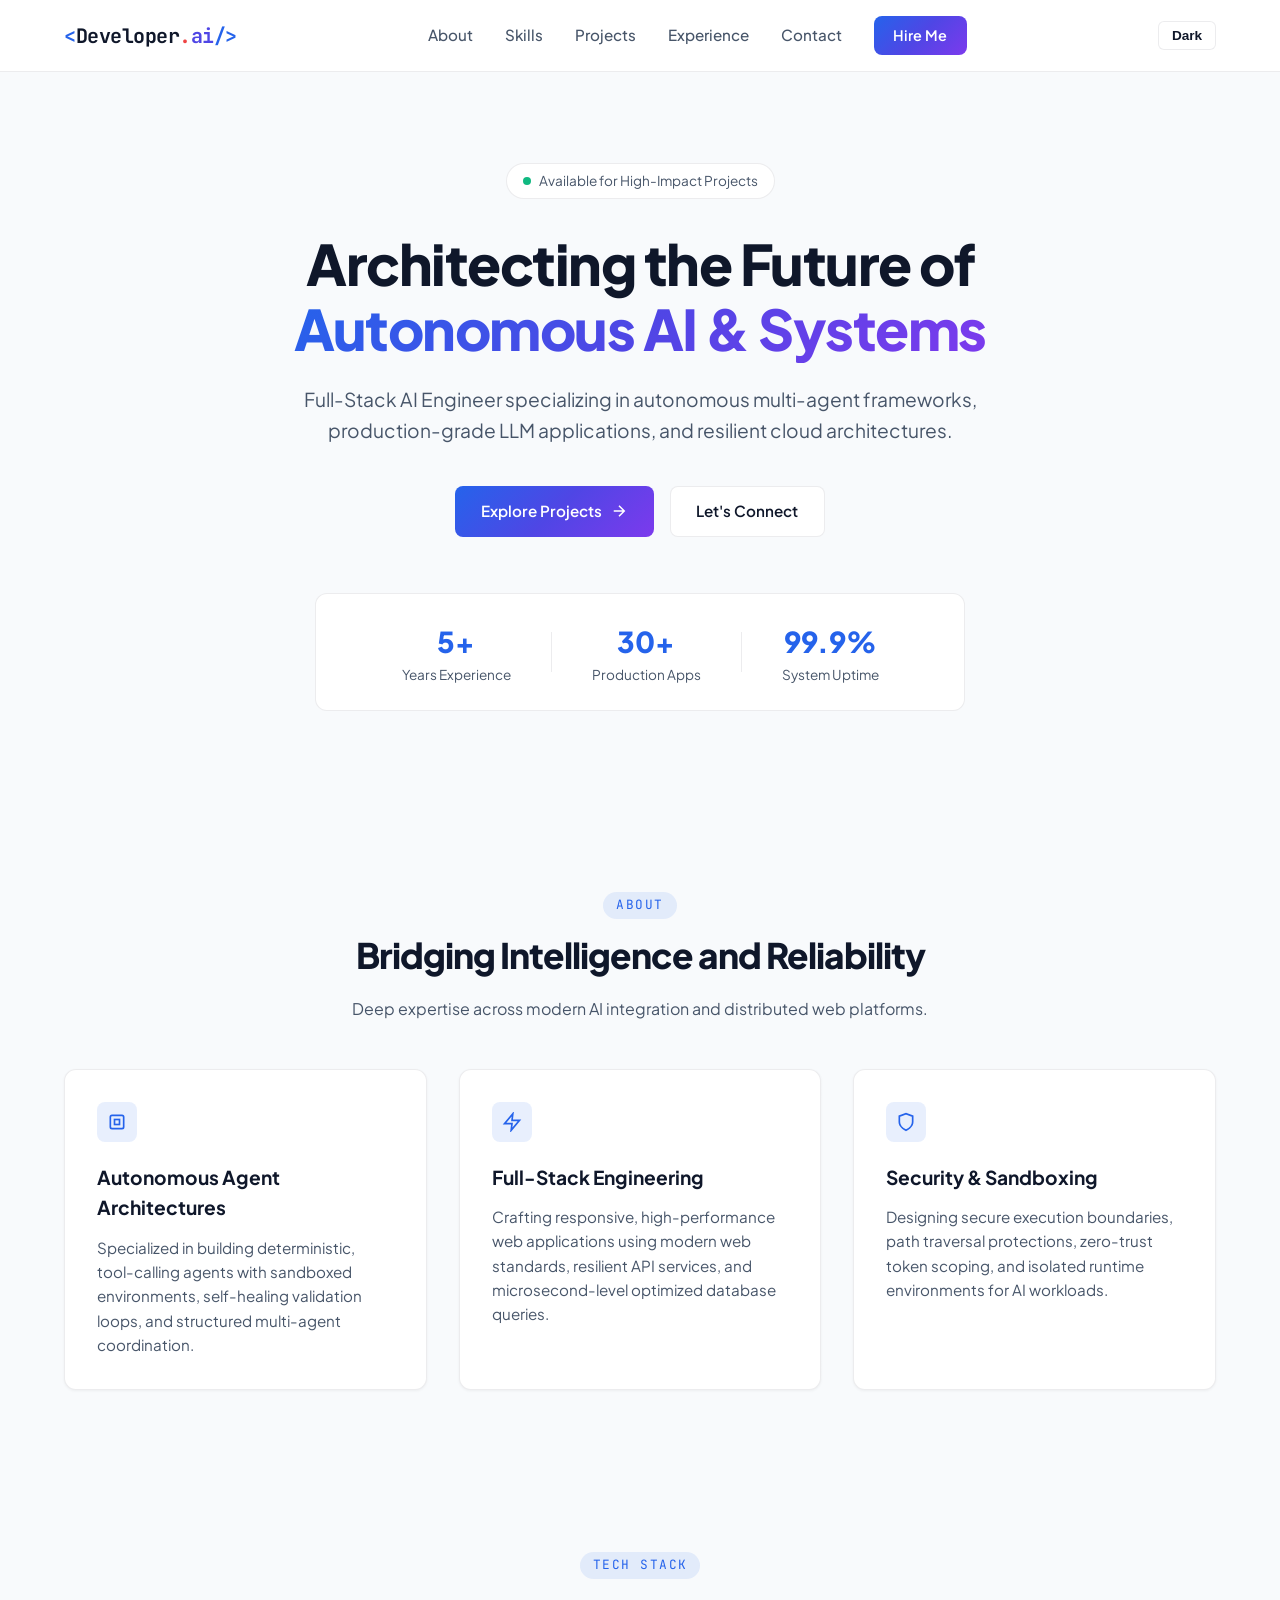
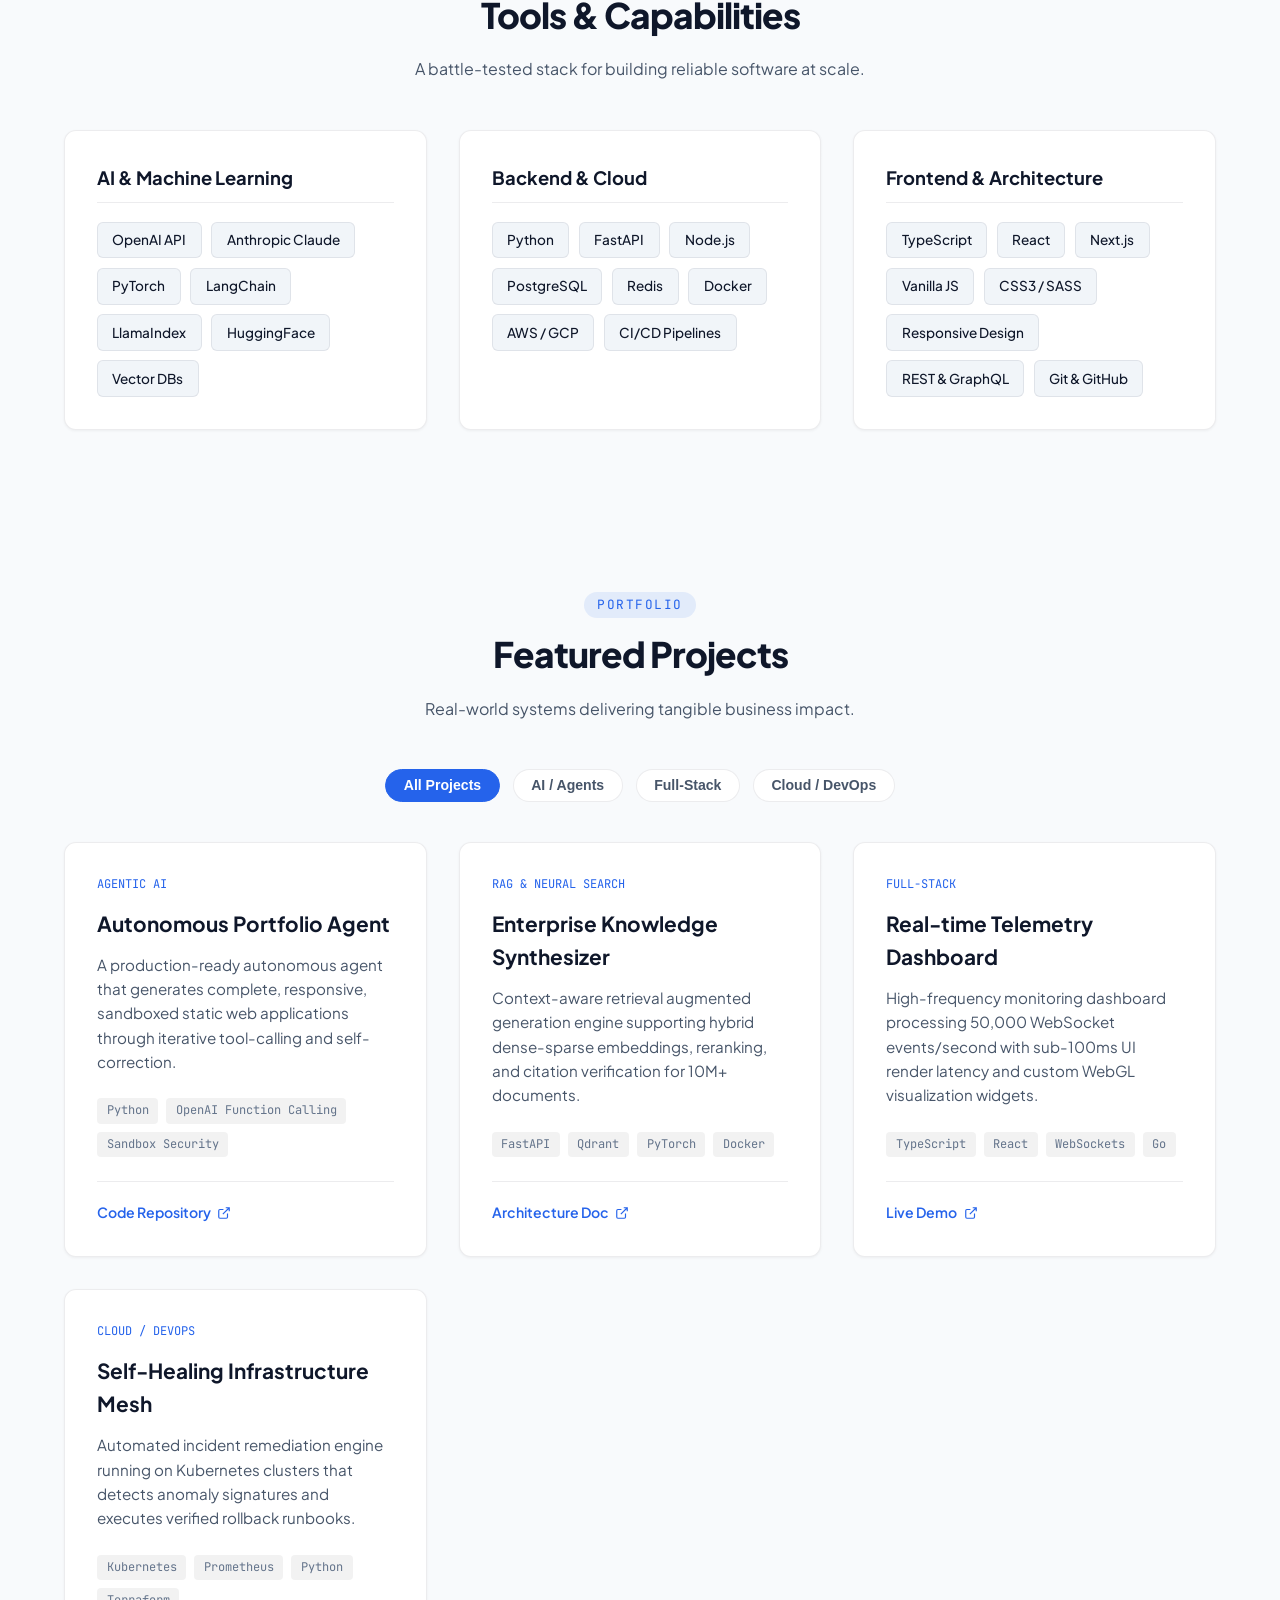
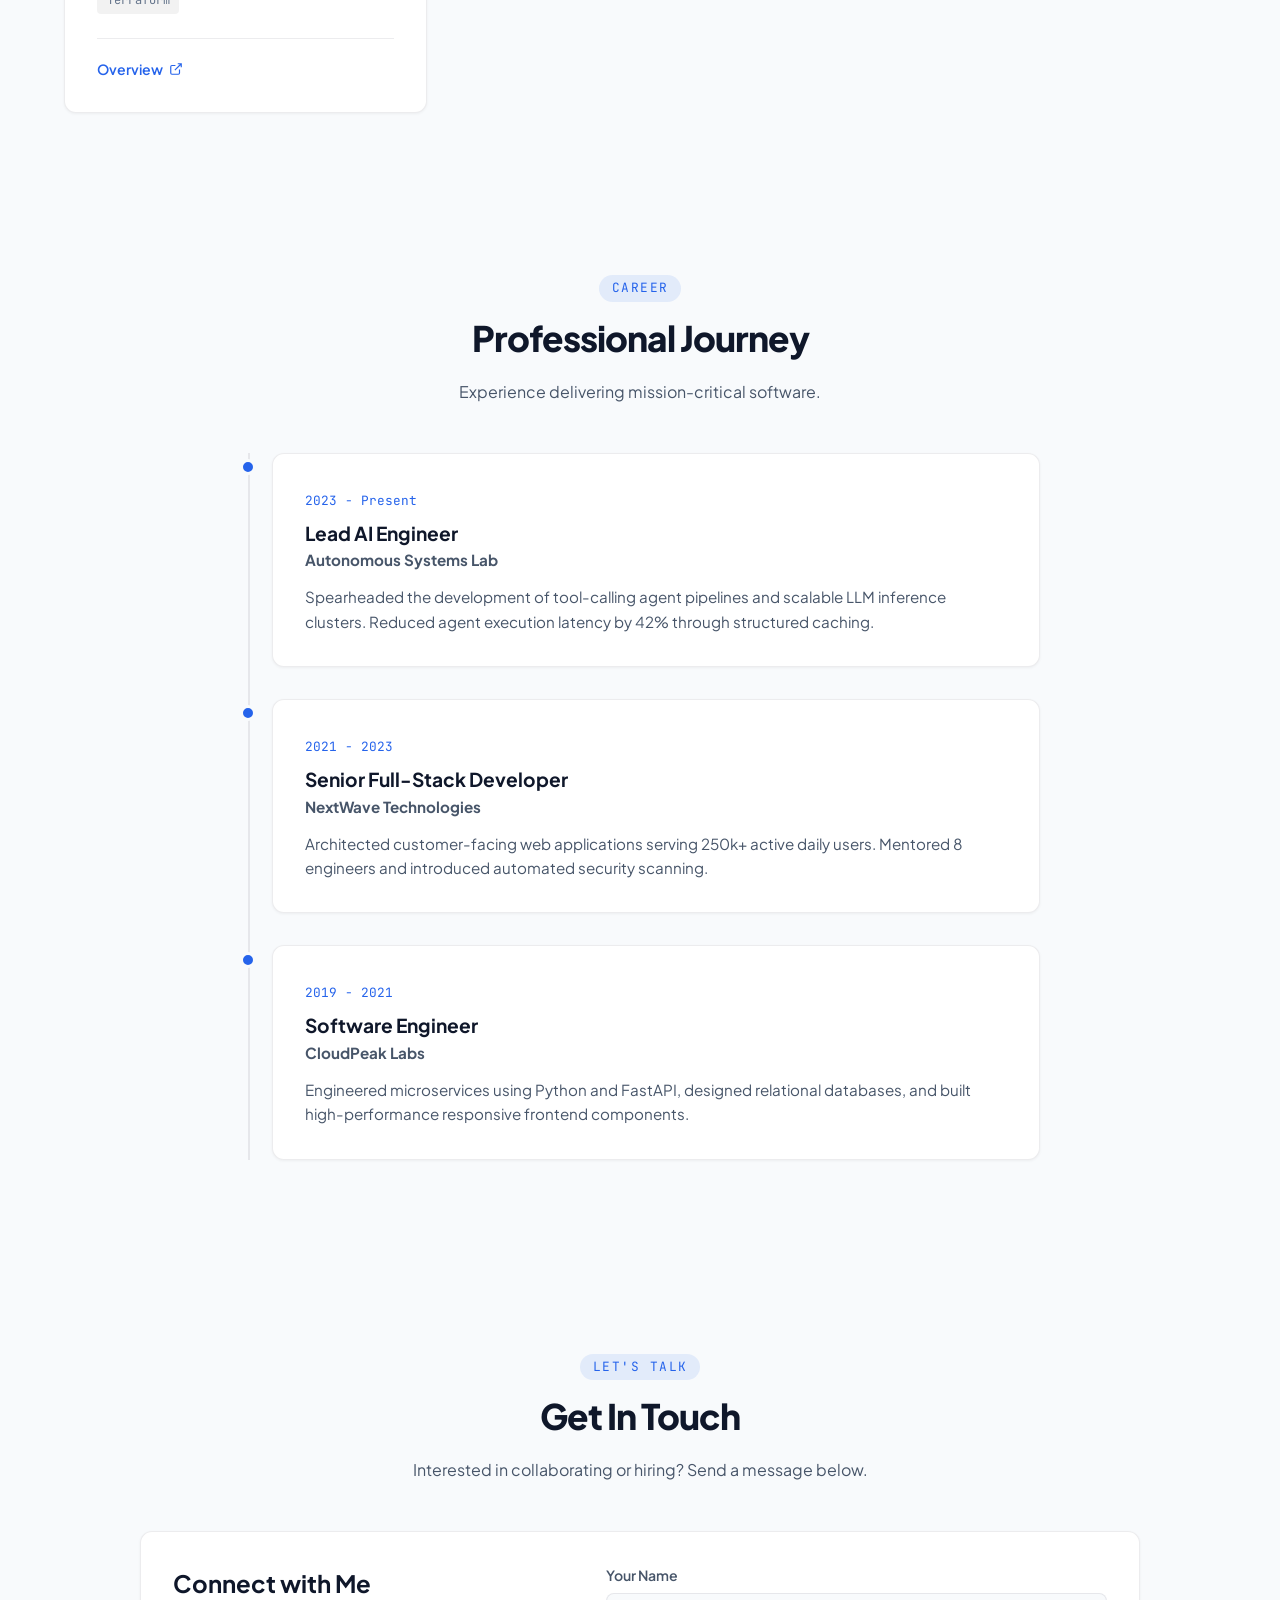
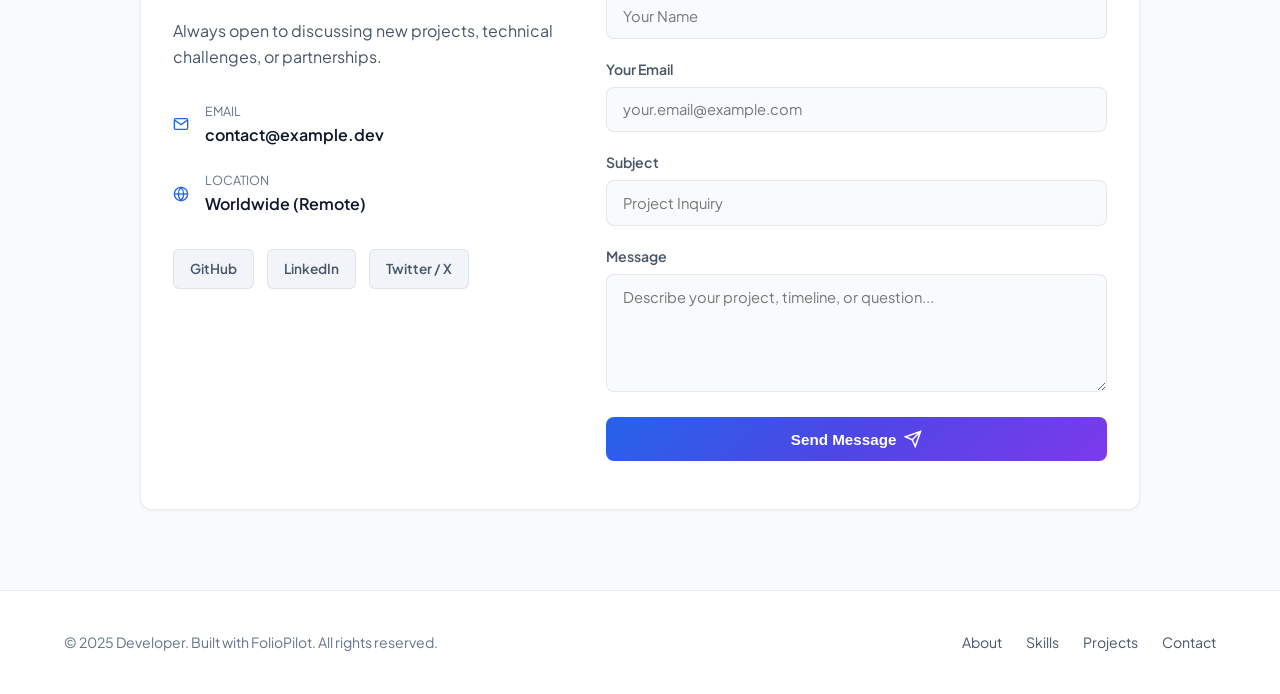
<file: generated_sites/sample_portfolio/index.html>
<!DOCTYPE html>
<html lang="en">
<head>
    <meta charset="UTF-8">
    <meta name="viewport" content="width=device-width, initial-scale=1.0">
    <title>Portfolio | Full-Stack AI Engineer</title>
    <meta name="description" content="Portfolio of an AI Engineer and Full-Stack Architect building resilient autonomous agents, machine learning pipelines, and high-performance cloud applications.">
    <link rel="stylesheet" href="style.css">

    <!-- Fonts -->
    <link rel="preconnect" href="https://fonts.googleapis.com">
    <link rel="preconnect" href="https://fonts.gstatic.com" crossorigin>
    <link href="https://fonts.googleapis.com/css2?family=Plus+Jakarta+Sans:wght@300;400;500;600;700;800&family=JetBrains+Mono:wght@400;600&display=swap" rel="stylesheet">
</head>
<body data-theme="light">
    <!-- Navigation Bar -->
    <header class="navbar" id="navbar">
        <div class="nav-container">
            <a href="#" class="nav-logo">
                <span class="logo-bracket">&lt;</span>Developer<span class="logo-dot">.</span><span class="logo-role">ai</span><span class="logo-bracket">/&gt;</span>
            </a>

            <nav class="nav-menu" id="nav-menu">
                <a href="#about" class="nav-link">About</a>
                <a href="#skills" class="nav-link">Skills</a>
                <a href="#projects" class="nav-link">Projects</a>
                <a href="#experience" class="nav-link">Experience</a>
                <a href="#contact" class="nav-link">Contact</a>
                <a href="#contact" class="nav-cta">Hire Me</a>
            </nav>

            <div class="nav-actions">
                <button id="theme-toggle" class="theme-toggle" aria-label="Toggle theme">
                    <span class="theme-icon">Dark</span>
                </button>
                <button class="mobile-toggle" id="mobile-toggle" aria-label="Toggle mobile menu">
                    <span></span>
                    <span></span>
                    <span></span>
                </button>
            </div>
        </div>
    </header>

    <main>
        <!-- Hero Section -->
        <section class="hero" id="home">
            <div class="container hero-container">
                <div class="hero-badge">
                    <span class="status-indicator"></span>
                    <span>Available for High-Impact Projects</span>
                </div>

                <h1 class="hero-title">
                    Architecting the Future of <br>
                    <span class="gradient-text typewriter">Autonomous AI & Systems</span>
                </h1>

                <p class="hero-description">
                    Full-Stack AI Engineer specializing in autonomous multi-agent frameworks, production-grade LLM applications, and resilient cloud architectures.
                </p>

                <div class="hero-actions">
                    <a href="#projects" class="btn btn-primary">
                        <span>Explore Projects</span>
                        <svg width="18" height="18" viewBox="0 0 24 24" fill="none" stroke="currentColor" stroke-width="2"><path d="M5 12h14M12 5l7 7-7 7"/></svg>
                    </a>
                    <a href="#contact" class="btn btn-glass">Let's Connect</a>
                </div>

                <div class="hero-stats">
                    <div class="stat-item">
                        <div class="stat-number">5+</div>
                        <div class="stat-label">Years Experience</div>
                    </div>
                    <div class="stat-divider"></div>
                    <div class="stat-item">
                        <div class="stat-number">30+</div>
                        <div class="stat-label">Production Apps</div>
                    </div>
                    <div class="stat-divider"></div>
                    <div class="stat-item">
                        <div class="stat-number">99.9%</div>
                        <div class="stat-label">System Uptime</div>
                    </div>
                </div>
            </div>
        </section>

        <!-- About Section -->
        <section class="section about-section" id="about">
            <div class="container">
                <div class="section-header">
                    <span class="section-tag">About</span>
                    <h2 class="section-title">Bridging Intelligence and Reliability</h2>
                    <p class="section-subtitle">Deep expertise across modern AI integration and distributed web platforms.</p>
                </div>

                <div class="about-grid">
                    <div class="about-card glass-panel">
                        <div class="card-icon"><svg width="20" height="20" viewBox="0 0 24 24" fill="none" stroke="currentColor" stroke-width="2"><rect x="4" y="4" width="16" height="16" rx="2"/><rect x="9" y="9" width="6" height="6"/></svg></div>
                        <h3>Autonomous Agent Architectures</h3>
                        <p>Specialized in building deterministic, tool-calling agents with sandboxed environments, self-healing validation loops, and structured multi-agent coordination.</p>
                    </div>

                    <div class="about-card glass-panel">
                        <div class="card-icon"><svg width="20" height="20" viewBox="0 0 24 24" fill="none" stroke="currentColor" stroke-width="2"><polygon points="13 2 3 14 12 14 11 22 21 10 12 10 13 2"/></svg></div>
                        <h3>Full-Stack Engineering</h3>
                        <p>Crafting responsive, high-performance web applications using modern web standards, resilient API services, and microsecond-level optimized database queries.</p>
                    </div>

                    <div class="about-card glass-panel">
                        <div class="card-icon"><svg width="20" height="20" viewBox="0 0 24 24" fill="none" stroke="currentColor" stroke-width="2"><path d="M12 22s8-4 8-10V5l-8-3-8 3v7c0 6 8 10 8 10z"/></svg></div>
                        <h3>Security & Sandboxing</h3>
                        <p>Designing secure execution boundaries, path traversal protections, zero-trust token scoping, and isolated runtime environments for AI workloads.</p>
                    </div>
                </div>
            </div>
        </section>

        <!-- Skills Section -->
        <section class="section skills-section" id="skills">
            <div class="container">
                <div class="section-header">
                    <span class="section-tag">Tech Stack</span>
                    <h2 class="section-title">Tools & Capabilities</h2>
                    <p class="section-subtitle">A battle-tested stack for building reliable software at scale.</p>
                </div>

                <div class="skills-categories">
                    <div class="skill-category glass-panel">
                        <h4 class="category-title">AI & Machine Learning</h4>
                        <div class="tags-cloud">
                            <span class="tag">OpenAI API</span>
                            <span class="tag">Anthropic Claude</span>
                            <span class="tag">PyTorch</span>
                            <span class="tag">LangChain</span>
                            <span class="tag">LlamaIndex</span>
                            <span class="tag">HuggingFace</span>
                            <span class="tag">Vector DBs</span>
                        </div>
                    </div>

                    <div class="skill-category glass-panel">
                        <h4 class="category-title">Backend & Cloud</h4>
                        <div class="tags-cloud">
                            <span class="tag">Python</span>
                            <span class="tag">FastAPI</span>
                            <span class="tag">Node.js</span>
                            <span class="tag">PostgreSQL</span>
                            <span class="tag">Redis</span>
                            <span class="tag">Docker</span>
                            <span class="tag">AWS / GCP</span>
                            <span class="tag">CI/CD Pipelines</span>
                        </div>
                    </div>

                    <div class="skill-category glass-panel">
                        <h4 class="category-title">Frontend & Architecture</h4>
                        <div class="tags-cloud">
                            <span class="tag">TypeScript</span>
                            <span class="tag">React</span>
                            <span class="tag">Next.js</span>
                            <span class="tag">Vanilla JS</span>
                            <span class="tag">CSS3 / SASS</span>
                            <span class="tag">Responsive Design</span>
                            <span class="tag">REST & GraphQL</span>
                            <span class="tag">Git & GitHub</span>
                        </div>
                    </div>
                </div>
            </div>
        </section>

        <!-- Projects Section -->
        <section class="section projects-section" id="projects">
            <div class="container">
                <div class="section-header">
                    <span class="section-tag">Portfolio</span>
                    <h2 class="section-title">Featured Projects</h2>
                    <p class="section-subtitle">Real-world systems delivering tangible business impact.</p>
                </div>

                <!-- Filter Controls -->
                <div class="filter-bar">
                    <button class="filter-btn active" data-filter="all">All Projects</button>
                    <button class="filter-btn" data-filter="ai">AI / Agents</button>
                    <button class="filter-btn" data-filter="fullstack">Full-Stack</button>
                    <button class="filter-btn" data-filter="cloud">Cloud / DevOps</button>
                </div>

                <div class="projects-grid">
                    <!-- Project 1 -->
                    <div class="project-card glass-panel" data-category="ai">
                        <div class="project-badge">Agentic AI</div>
                        <h3 class="project-title">Autonomous Portfolio Agent</h3>
                        <p class="project-description">
                            A production-ready autonomous agent that generates complete, responsive, sandboxed static web applications through iterative tool-calling and self-correction.
                        </p>
                        <div class="project-tags">
                            <span>Python</span>
                            <span>OpenAI Function Calling</span>
                            <span>Sandbox Security</span>
                        </div>
                        <div class="project-links">
                            <a href="https://github.com" target="_blank" rel="noopener" class="link-btn">
                                <span>Code Repository</span>
                                <svg width="14" height="14" viewBox="0 0 24 24" fill="none" stroke="currentColor" stroke-width="2"><path d="M18 13v6a2 2 0 0 1-2 2H5a2 2 0 0 1-2-2V8a2 2 0 0 1 2-2h6M15 3h6v6M10 14L21 3"/></svg>
                            </a>
                        </div>
                    </div>

                    <!-- Project 2 -->
                    <div class="project-card glass-panel" data-category="ai">
                        <div class="project-badge">RAG & Neural Search</div>
                        <h3 class="project-title">Enterprise Knowledge Synthesizer</h3>
                        <p class="project-description">
                            Context-aware retrieval augmented generation engine supporting hybrid dense-sparse embeddings, reranking, and citation verification for 10M+ documents.
                        </p>
                        <div class="project-tags">
                            <span>FastAPI</span>
                            <span>Qdrant</span>
                            <span>PyTorch</span>
                            <span>Docker</span>
                        </div>
                        <div class="project-links">
                            <a href="https://github.com" target="_blank" rel="noopener" class="link-btn">
                                <span>Architecture Doc</span>
                                <svg width="14" height="14" viewBox="0 0 24 24" fill="none" stroke="currentColor" stroke-width="2"><path d="M18 13v6a2 2 0 0 1-2 2H5a2 2 0 0 1-2-2V8a2 2 0 0 1 2-2h6M15 3h6v6M10 14L21 3"/></svg>
                            </a>
                        </div>
                    </div>

                    <!-- Project 3 -->
                    <div class="project-card glass-panel" data-category="fullstack">
                        <div class="project-badge">Full-Stack</div>
                        <h3 class="project-title">Real-time Telemetry Dashboard</h3>
                        <p class="project-description">
                            High-frequency monitoring dashboard processing 50,000 WebSocket events/second with sub-100ms UI render latency and custom WebGL visualization widgets.
                        </p>
                        <div class="project-tags">
                            <span>TypeScript</span>
                            <span>React</span>
                            <span>WebSockets</span>
                            <span>Go</span>
                        </div>
                        <div class="project-links">
                            <a href="https://github.com" target="_blank" rel="noopener" class="link-btn">
                                <span>Live Demo</span>
                                <svg width="14" height="14" viewBox="0 0 24 24" fill="none" stroke="currentColor" stroke-width="2"><path d="M18 13v6a2 2 0 0 1-2 2H5a2 2 0 0 1-2-2V8a2 2 0 0 1 2-2h6M15 3h6v6M10 14L21 3"/></svg>
                            </a>
                        </div>
                    </div>

                    <!-- Project 4 -->
                    <div class="project-card glass-panel" data-category="cloud">
                        <div class="project-badge">Cloud / DevOps</div>
                        <h3 class="project-title">Self-Healing Infrastructure Mesh</h3>
                        <p class="project-description">
                            Automated incident remediation engine running on Kubernetes clusters that detects anomaly signatures and executes verified rollback runbooks.
                        </p>
                        <div class="project-tags">
                            <span>Kubernetes</span>
                            <span>Prometheus</span>
                            <span>Python</span>
                            <span>Terraform</span>
                        </div>
                        <div class="project-links">
                            <a href="https://github.com" target="_blank" rel="noopener" class="link-btn">
                                <span>Overview</span>
                                <svg width="14" height="14" viewBox="0 0 24 24" fill="none" stroke="currentColor" stroke-width="2"><path d="M18 13v6a2 2 0 0 1-2 2H5a2 2 0 0 1-2-2V8a2 2 0 0 1 2-2h6M15 3h6v6M10 14L21 3"/></svg>
                            </a>
                        </div>
                    </div>
                </div>
            </div>
        </section>

        <!-- Experience Timeline -->
        <section class="section experience-section" id="experience">
            <div class="container">
                <div class="section-header">
                    <span class="section-tag">Career</span>
                    <h2 class="section-title">Professional Journey</h2>
                    <p class="section-subtitle">Experience delivering mission-critical software.</p>
                </div>

                <div class="timeline">
                    <div class="timeline-item">
                        <div class="timeline-dot"></div>
                        <div class="timeline-content glass-panel">
                            <span class="timeline-date">2023 - Present</span>
                            <h3 class="timeline-title">Lead AI Engineer</h3>
                            <h4 class="timeline-company">Autonomous Systems Lab</h4>
                            <p>Spearheaded the development of tool-calling agent pipelines and scalable LLM inference clusters. Reduced agent execution latency by 42% through structured caching.</p>
                        </div>
                    </div>

                    <div class="timeline-item">
                        <div class="timeline-dot"></div>
                        <div class="timeline-content glass-panel">
                            <span class="timeline-date">2021 - 2023</span>
                            <h3 class="timeline-title">Senior Full-Stack Developer</h3>
                            <h4 class="timeline-company">NextWave Technologies</h4>
                            <p>Architected customer-facing web applications serving 250k+ active daily users. Mentored 8 engineers and introduced automated security scanning.</p>
                        </div>
                    </div>

                    <div class="timeline-item">
                        <div class="timeline-dot"></div>
                        <div class="timeline-content glass-panel">
                            <span class="timeline-date">2019 - 2021</span>
                            <h3 class="timeline-title">Software Engineer</h3>
                            <h4 class="timeline-company">CloudPeak Labs</h4>
                            <p>Engineered microservices using Python and FastAPI, designed relational databases, and built high-performance responsive frontend components.</p>
                        </div>
                    </div>
                </div>
            </div>
        </section>

        <!-- Contact Section -->
        <section class="section contact-section" id="contact">
            <div class="container">
                <div class="section-header">
                    <span class="section-tag">Let's Talk</span>
                    <h2 class="section-title">Get In Touch</h2>
                    <p class="section-subtitle">Interested in collaborating or hiring? Send a message below.</p>
                </div>

                <div class="contact-wrapper glass-panel">
                    <div class="contact-info">
                        <h3>Connect with Me</h3>
                        <p>Always open to discussing new projects, technical challenges, or partnerships.</p>

                        <div class="contact-details">
                            <div class="detail-row">
                                <span class="detail-icon"><svg width="16" height="16" viewBox="0 0 24 24" fill="none" stroke="currentColor" stroke-width="2"><path d="M4 4h16c1.1 0 2 .9 2 2v12c0 1.1-.9 2-2 2H4c-1.1 0-2-.9-2-2V6c0-1.1.9-2 2-2z"/><polyline points="22,6 12,13 2,6"/></svg></span>
                                <div>
                                    <span class="detail-label">Email</span>
                                    <a href="mailto:contact@example.dev" class="detail-value">contact@example.dev</a>
                                </div>
                            </div>

                            <div class="detail-row">
                                <span class="detail-icon"><svg width="16" height="16" viewBox="0 0 24 24" fill="none" stroke="currentColor" stroke-width="2"><circle cx="12" cy="12" r="10"/><line x1="2" y1="12" x2="22" y2="12"/><path d="M12 2a15.3 15.3 0 0 1 4 10 15.3 15.3 0 0 1-4 10 15.3 15.3 0 0 1-4-10 15.3 15.3 0 0 1 4-10z"/></svg></span>
                                <div>
                                    <span class="detail-label">Location</span>
                                    <span class="detail-value">Worldwide (Remote)</span>
                                </div>
                            </div>
                        </div>

                        <div class="social-links">
                            <a href="https://github.com" target="_blank" rel="noopener" class="social-btn">GitHub</a>
                            <a href="https://linkedin.com" target="_blank" rel="noopener" class="social-btn">LinkedIn</a>
                            <a href="https://twitter.com" target="_blank" rel="noopener" class="social-btn">Twitter / X</a>
                        </div>
                    </div>

                    <form id="contact-form" class="contact-form">
                        <div class="form-group">
                            <label for="name">Your Name</label>
                            <input type="text" id="name" required placeholder="Your Name">
                        </div>

                        <div class="form-group">
                            <label for="email">Your Email</label>
                            <input type="email" id="email" required placeholder="your.email@example.com">
                        </div>

                        <div class="form-group">
                            <label for="subject">Subject</label>
                            <input type="text" id="subject" required placeholder="Project Inquiry">
                        </div>

                        <div class="form-group">
                            <label for="message">Message</label>
                            <textarea id="message" rows="5" required placeholder="Describe your project, timeline, or question..."></textarea>
                        </div>

                        <button type="submit" class="btn btn-primary btn-block">
                            <span>Send Message</span>
                            <svg width="18" height="18" viewBox="0 0 24 24" fill="none" stroke="currentColor" stroke-width="2"><path d="M22 2L11 13M22 2l-7 20-4-9-9-4 20-7z"/></svg>
                        </button>

                        <div id="form-feedback" class="form-feedback"></div>
                    </form>
                </div>
            </div>
        </section>
    </main>

    <!-- Footer -->
    <footer class="footer">
        <div class="container footer-container">
            <p>&copy; 2025 Developer. Built with FolioPilot. All rights reserved.</p>
            <div class="footer-links">
                <a href="#about">About</a>
                <a href="#skills">Skills</a>
                <a href="#projects">Projects</a>
                <a href="#contact">Contact</a>
            </div>
        </div>
    </footer>

    <script src="script.js"></script>
</body>
</html>
</file>
<file: generated_sites/sample_portfolio/style.css>
/* ==============================================================================
   Portfolio Stylesheet - Modern, Responsive, Glassmorphic
   ============================================================================== */

:root {
    /* Color Palette - Modern Light Mode Default */
    --bg-base: #f8fafc;
    --bg-surface: #ffffff;
    --bg-surface-hover: #f1f5f9;
    --border-subtle: rgba(15, 23, 42, 0.08);
    --border-bright: rgba(15, 23, 42, 0.16);

    --text-primary: #0f172a;
    --text-secondary: #475569;
    --text-muted: #64748b;

    --accent-primary: #2563eb;
    --accent-secondary: #4f46e5;
    --accent-gradient: linear-gradient(135deg, #2563eb 0%, #4f46e5 50%, #7c3aed 100%);
    --accent-glow: rgba(37, 99, 235, 0.15);

    --nav-bg: rgba(255, 255, 255, 0.9);
    --card-radius: 12px;
    --transition-fast: 0.15s ease;
    --transition-normal: 0.25s cubic-bezier(0.16, 1, 0.3, 1);
}

[data-theme="dark"] {
    /* Dark Mode Overrides */
    --bg-base: #0a0d14;
    --bg-surface: rgba(18, 24, 38, 0.85);
    --bg-surface-hover: rgba(28, 36, 56, 0.95);
    --border-subtle: rgba(255, 255, 255, 0.08);
    --border-bright: rgba(255, 255, 255, 0.18);

    --text-primary: #f8fafc;
    --text-secondary: #94a3b8;
    --text-muted: #64748b;

    --accent-primary: #38bdf8;
    --accent-secondary: #818cf8;
    --accent-gradient: linear-gradient(135deg, #38bdf8 0%, #818cf8 50%, #c084fc 100%);
    --accent-glow: rgba(56, 189, 248, 0.25);

    --nav-bg: rgba(10, 13, 20, 0.85);
}

/* CSS Reset */
*, *::before, *::after {
    margin: 0;
    padding: 0;
    box-sizing: border-box;
}

html {
    scroll-behavior: smooth;
    font-size: 16px;
}

body {
    font-family: 'Plus Jakarta Sans', -apple-system, BlinkMacSystemFont, 'Segoe UI', Roboto, sans-serif;
    background-color: var(--bg-base);
    color: var(--text-primary);
    line-height: 1.6;
    overflow-x: hidden;
    transition: background-color var(--transition-normal), color var(--transition-normal);
    position: relative;
    min-height: 100vh;
}

/* Container */
.container {
    max-width: 1200px;
    margin: 0 auto;
    padding: 0 1.5rem;
}

/* Glassmorphism Panel */
.glass-panel {
    background: var(--bg-surface);
    backdrop-filter: blur(16px);
    -webkit-backdrop-filter: blur(16px);
    border: 1px solid var(--border-subtle);
    border-radius: var(--card-radius);
    padding: 2rem;
    box-shadow: 0 1px 3px rgba(0, 0, 0, 0.05);
    transition: transform var(--transition-normal), border-color var(--transition-normal), box-shadow var(--transition-normal);
}

.glass-panel:hover {
    border-color: var(--border-bright);
    box-shadow: 0 12px 30px rgba(0, 0, 0, 0.08);
}

/* Navigation */
.navbar {
    position: fixed;
    top: 0;
    left: 0;
    right: 0;
    z-index: 1000;
    background: var(--nav-bg);
    backdrop-filter: blur(12px);
    -webkit-backdrop-filter: blur(12px);
    border-bottom: 1px solid var(--border-subtle);
    transition: background var(--transition-fast);
}

.nav-container {
    max-width: 1200px;
    margin: 0 auto;
    padding: 1rem 1.5rem;
    display: flex;
    justify-content: space-between;
    align-items: center;
}

.nav-logo {
    font-family: 'JetBrains Mono', monospace;
    font-size: 1.25rem;
    font-weight: 700;
    color: var(--text-primary);
    text-decoration: none;
    letter-spacing: -0.5px;
}

.logo-bracket {
    color: var(--accent-primary);
}

.logo-dot {
    color: #ef4444;
}

.logo-role {
    color: var(--accent-secondary);
}

.nav-menu {
    display: flex;
    align-items: center;
    gap: 2rem;
}

.nav-link {
    color: var(--text-secondary);
    text-decoration: none;
    font-size: 0.95rem;
    font-weight: 500;
    transition: color var(--transition-fast);
}

.nav-link:hover {
    color: var(--accent-primary);
}

.nav-cta {
    background: var(--accent-gradient);
    color: #ffffff !important;
    text-decoration: none;
    padding: 0.5rem 1.2rem;
    border-radius: 8px;
    font-weight: 600;
    font-size: 0.9rem;
    transition: opacity var(--transition-fast), transform var(--transition-fast);
}

.nav-cta:hover {
    opacity: 0.9;
    transform: translateY(-2px);
}

.nav-actions {
    display: flex;
    align-items: center;
    gap: 1rem;
}

.theme-toggle {
    background: var(--bg-surface);
    border: 1px solid var(--border-subtle);
    color: var(--text-primary);
    padding: 0.4rem 0.8rem;
    border-radius: 6px;
    cursor: pointer;
    font-size: 0.85rem;
    font-weight: 600;
    transition: border-color var(--transition-fast);
}

.theme-toggle:hover {
    border-color: var(--accent-primary);
}

.mobile-toggle {
    display: none;
    background: transparent;
    border: none;
    cursor: pointer;
    flex-direction: column;
    gap: 5px;
    padding: 5px;
}

.mobile-toggle span {
    display: block;
    width: 22px;
    height: 2px;
    background: var(--text-primary);
    transition: transform 0.3s, opacity 0.3s;
}

/* Hero Section */
.hero {
    min-height: 90vh;
    padding: 8rem 0 4rem 0;
    display: flex;
    align-items: center;
    justify-content: center;
}

.hero-container {
    text-align: center;
    max-width: 900px;
}

.hero-badge {
    display: inline-flex;
    align-items: center;
    gap: 0.5rem;
    background: var(--bg-surface);
    border: 1px solid var(--border-subtle);
    padding: 0.4rem 1rem;
    border-radius: 30px;
    font-size: 0.85rem;
    color: var(--text-secondary);
    margin-bottom: 2rem;
}

.status-indicator {
    width: 8px;
    height: 8px;
    background-color: #10b981;
    border-radius: 50%;
}

.hero-title {
    font-size: 3.5rem;
    font-weight: 800;
    line-height: 1.15;
    letter-spacing: -1.5px;
    margin-bottom: 1.5rem;
}

.gradient-text {
    background: var(--accent-gradient);
    -webkit-background-clip: text;
    -webkit-text-fill-color: transparent;
}

.hero-description {
    font-size: 1.2rem;
    color: var(--text-secondary);
    max-width: 700px;
    margin: 0 auto 2.5rem auto;
}

.hero-actions {
    display: flex;
    gap: 1rem;
    justify-content: center;
    margin-bottom: 3.5rem;
}

.btn {
    display: inline-flex;
    align-items: center;
    gap: 0.5rem;
    padding: 0.8rem 1.6rem;
    border-radius: 8px;
    font-size: 0.95rem;
    font-weight: 600;
    text-decoration: none;
    cursor: pointer;
    transition: transform var(--transition-fast), box-shadow var(--transition-fast);
}

.btn-primary {
    background: var(--accent-gradient);
    color: #ffffff;
    border: none;
}

.btn-primary:hover {
    transform: translateY(-2px);
    box-shadow: 0 8px 24px var(--accent-glow);
}

.btn-glass {
    background: var(--bg-surface);
    color: var(--text-primary);
    border: 1px solid var(--border-subtle);
}

.btn-glass:hover {
    border-color: var(--accent-primary);
    transform: translateY(-2px);
}

.btn-block {
    width: 100%;
    justify-content: center;
}

.hero-stats {
    display: flex;
    justify-content: center;
    align-items: center;
    gap: 2.5rem;
    padding: 1.5rem;
    border-radius: var(--card-radius);
    background: var(--bg-surface);
    border: 1px solid var(--border-subtle);
    max-width: 650px;
    margin: 0 auto;
}

.stat-item {
    text-align: center;
}

.stat-number {
    font-size: 1.8rem;
    font-weight: 800;
    color: var(--accent-primary);
}

.stat-label {
    font-size: 0.85rem;
    color: var(--text-secondary);
}

.stat-divider {
    width: 1px;
    height: 40px;
    background: var(--border-subtle);
}

/* Section Header */
.section {
    padding: 5rem 0;
}

.section-header {
    text-align: center;
    max-width: 650px;
    margin: 0 auto 3rem auto;
}

.section-tag {
    display: inline-block;
    font-family: 'JetBrains Mono', monospace;
    font-size: 0.8rem;
    text-transform: uppercase;
    letter-spacing: 1.5px;
    color: var(--accent-primary);
    margin-bottom: 0.5rem;
    background: rgba(37, 99, 235, 0.1);
    padding: 0.2rem 0.8rem;
    border-radius: 20px;
}

.section-title {
    font-size: 2.2rem;
    font-weight: 800;
    letter-spacing: -1px;
    margin-bottom: 0.8rem;
}

.section-subtitle {
    color: var(--text-secondary);
    font-size: 1rem;
}

/* About Grid */
.about-grid {
    display: grid;
    grid-template-columns: repeat(auto-fit, minmax(300px, 1fr));
    gap: 2rem;
}

.about-card {
    text-align: left;
}

.card-icon {
    display: inline-flex;
    align-items: center;
    justify-content: center;
    width: 40px;
    height: 40px;
    border-radius: 8px;
    background: rgba(37, 99, 235, 0.1);
    color: var(--accent-primary);
    margin-bottom: 1.2rem;
}

.about-card h3 {
    font-size: 1.2rem;
    font-weight: 700;
    margin-bottom: 0.8rem;
}

.about-card p {
    color: var(--text-secondary);
    font-size: 0.95rem;
    line-height: 1.6;
}

/* Skills Categories */
.skills-categories {
    display: grid;
    grid-template-columns: repeat(auto-fit, minmax(320px, 1fr));
    gap: 2rem;
}

.category-title {
    font-size: 1.15rem;
    font-weight: 700;
    margin-bottom: 1.2rem;
    color: var(--text-primary);
    border-bottom: 1px solid var(--border-subtle);
    padding-bottom: 0.6rem;
}

.tags-cloud {
    display: flex;
    flex-wrap: wrap;
    gap: 0.6rem;
}

.tag {
    background: var(--bg-surface-hover);
    border: 1px solid var(--border-subtle);
    padding: 0.4rem 0.9rem;
    border-radius: 6px;
    font-size: 0.85rem;
    font-weight: 500;
    color: var(--text-primary);
    transition: border-color var(--transition-fast), transform var(--transition-fast);
}

.tag:hover {
    border-color: var(--accent-primary);
    transform: translateY(-2px);
}

/* Filter Controls */
.filter-bar {
    display: flex;
    justify-content: center;
    gap: 0.8rem;
    margin-bottom: 2.5rem;
    flex-wrap: wrap;
}

.filter-btn {
    background: var(--bg-surface);
    border: 1px solid var(--border-subtle);
    color: var(--text-secondary);
    padding: 0.45rem 1.1rem;
    border-radius: 20px;
    cursor: pointer;
    font-size: 0.88rem;
    font-weight: 600;
    transition: all var(--transition-fast);
}

.filter-btn:hover,
.filter-btn.active {
    background: var(--accent-primary);
    color: #ffffff;
    border-color: var(--accent-primary);
}

/* Projects Grid */
.projects-grid {
    display: grid;
    grid-template-columns: repeat(auto-fit, minmax(340px, 1fr));
    gap: 2rem;
}

.project-card {
    display: flex;
    flex-direction: column;
    justify-content: space-between;
    text-align: left;
}

.project-badge {
    font-family: 'JetBrains Mono', monospace;
    font-size: 0.75rem;
    text-transform: uppercase;
    color: var(--accent-primary);
    margin-bottom: 0.8rem;
}

.project-title {
    font-size: 1.3rem;
    font-weight: 700;
    margin-bottom: 0.8rem;
}

.project-description {
    color: var(--text-secondary);
    font-size: 0.95rem;
    margin-bottom: 1.5rem;
    flex-grow: 1;
}

.project-tags {
    display: flex;
    flex-wrap: wrap;
    gap: 0.5rem;
    margin-bottom: 1.5rem;
}

.project-tags span {
    font-family: 'JetBrains Mono', monospace;
    font-size: 0.75rem;
    background: rgba(0, 0, 0, 0.05);
    padding: 0.2rem 0.6rem;
    border-radius: 4px;
    color: var(--text-muted);
}

.project-links {
    display: flex;
    gap: 1rem;
    border-top: 1px solid var(--border-subtle);
    padding-top: 1.2rem;
}

.link-btn {
    display: inline-flex;
    align-items: center;
    gap: 0.4rem;
    font-size: 0.88rem;
    font-weight: 600;
    color: var(--accent-primary);
    text-decoration: none;
    transition: gap var(--transition-fast);
}

.link-btn:hover {
    gap: 0.7rem;
}

/* Timeline */
.timeline {
    max-width: 800px;
    margin: 0 auto;
    position: relative;
    padding-left: 2rem;
}

.timeline::before {
    content: '';
    position: absolute;
    top: 0;
    bottom: 0;
    left: 8px;
    width: 2px;
    background: var(--border-subtle);
}

.timeline-item {
    position: relative;
    margin-bottom: 2rem;
}

.timeline-dot {
    position: absolute;
    left: -2rem;
    top: 0.4rem;
    width: 16px;
    height: 16px;
    border-radius: 50%;
    background: var(--accent-primary);
    border: 3px solid var(--bg-base);
}

.timeline-date {
    display: inline-block;
    font-family: 'JetBrains Mono', monospace;
    font-size: 0.8rem;
    color: var(--accent-primary);
    margin-bottom: 0.4rem;
}

.timeline-title {
    font-size: 1.2rem;
    font-weight: 700;
}

.timeline-company {
    font-size: 0.95rem;
    color: var(--text-secondary);
    margin-bottom: 0.8rem;
}

.timeline-content p {
    color: var(--text-secondary);
    font-size: 0.95rem;
}

/* Contact */
.contact-wrapper {
    display: grid;
    grid-template-columns: 1fr 1.3fr;
    gap: 3rem;
    max-width: 1000px;
    margin: 0 auto;
    text-align: left;
}

.contact-info h3 {
    font-size: 1.5rem;
    font-weight: 700;
    margin-bottom: 1rem;
}

.contact-info p {
    color: var(--text-secondary);
    margin-bottom: 2rem;
}

.contact-details {
    display: flex;
    flex-direction: column;
    gap: 1.5rem;
    margin-bottom: 2rem;
}

.detail-row {
    display: flex;
    align-items: center;
    gap: 1rem;
}

.detail-icon {
    display: flex;
    align-items: center;
    color: var(--accent-primary);
}

.detail-label {
    display: block;
    font-size: 0.78rem;
    color: var(--text-muted);
    text-transform: uppercase;
}

.detail-value {
    color: var(--text-primary);
    text-decoration: none;
    font-weight: 600;
}

.social-links {
    display: flex;
    gap: 0.8rem;
    flex-wrap: wrap;
}

.social-btn {
    background: var(--bg-surface-hover);
    border: 1px solid var(--border-subtle);
    color: var(--text-secondary);
    text-decoration: none;
    padding: 0.5rem 1rem;
    border-radius: 6px;
    font-size: 0.85rem;
    font-weight: 600;
    transition: all var(--transition-fast);
}

.social-btn:hover {
    color: var(--accent-primary);
    border-color: var(--accent-primary);
}

/* Contact Form */
.form-group {
    margin-bottom: 1.2rem;
}

.form-group label {
    display: block;
    margin-bottom: 0.4rem;
    font-size: 0.88rem;
    font-weight: 600;
    color: var(--text-secondary);
}

.form-group input,
.form-group textarea {
    width: 100%;
    padding: 0.8rem 1rem;
    border-radius: 8px;
    border: 1px solid var(--border-subtle);
    background: var(--bg-base);
    color: var(--text-primary);
    font-family: inherit;
    font-size: 0.92rem;
    transition: border-color var(--transition-fast);
}

.form-group input:focus,
.form-group textarea:focus {
    outline: none;
    border-color: var(--accent-primary);
}

.form-feedback {
    margin-top: 1rem;
    font-weight: 600;
    font-size: 0.92rem;
}

/* Footer */
.footer {
    border-top: 1px solid var(--border-subtle);
    padding: 2.5rem 0;
    background: var(--bg-surface);
}

.footer-container {
    display: flex;
    justify-content: space-between;
    align-items: center;
    flex-wrap: wrap;
    gap: 1.5rem;
}

.footer-container p {
    color: var(--text-muted);
    font-size: 0.88rem;
}

.footer-links {
    display: flex;
    gap: 1.5rem;
}

.footer-links a {
    color: var(--text-secondary);
    text-decoration: none;
    font-size: 0.88rem;
    transition: color var(--transition-fast);
}

.footer-links a:hover {
    color: var(--accent-primary);
}

/* Responsive Media Queries */
@media (max-width: 900px) {
    .hero-title {
        font-size: 2.6rem;
    }

    .contact-wrapper {
        grid-template-columns: 1fr;
    }
}

@media (max-width: 768px) {
    .nav-menu {
        position: fixed;
        top: 60px;
        left: 0;
        right: 0;
        background: var(--nav-bg);
        flex-direction: column;
        padding: 2rem;
        gap: 1.5rem;
        border-bottom: 1px solid var(--border-subtle);
        display: none;
    }

    .nav-menu.open {
        display: flex;
    }

    .mobile-toggle {
        display: flex;
    }

    .hero-title {
        font-size: 2.2rem;
    }

    .hero-description {
        font-size: 1.05rem;
    }

    .hero-stats {
        flex-direction: column;
        gap: 1rem;
    }

    .stat-divider {
        display: none;
    }

    .footer-container {
        flex-direction: column;
        text-align: center;
    }
}
</file>
